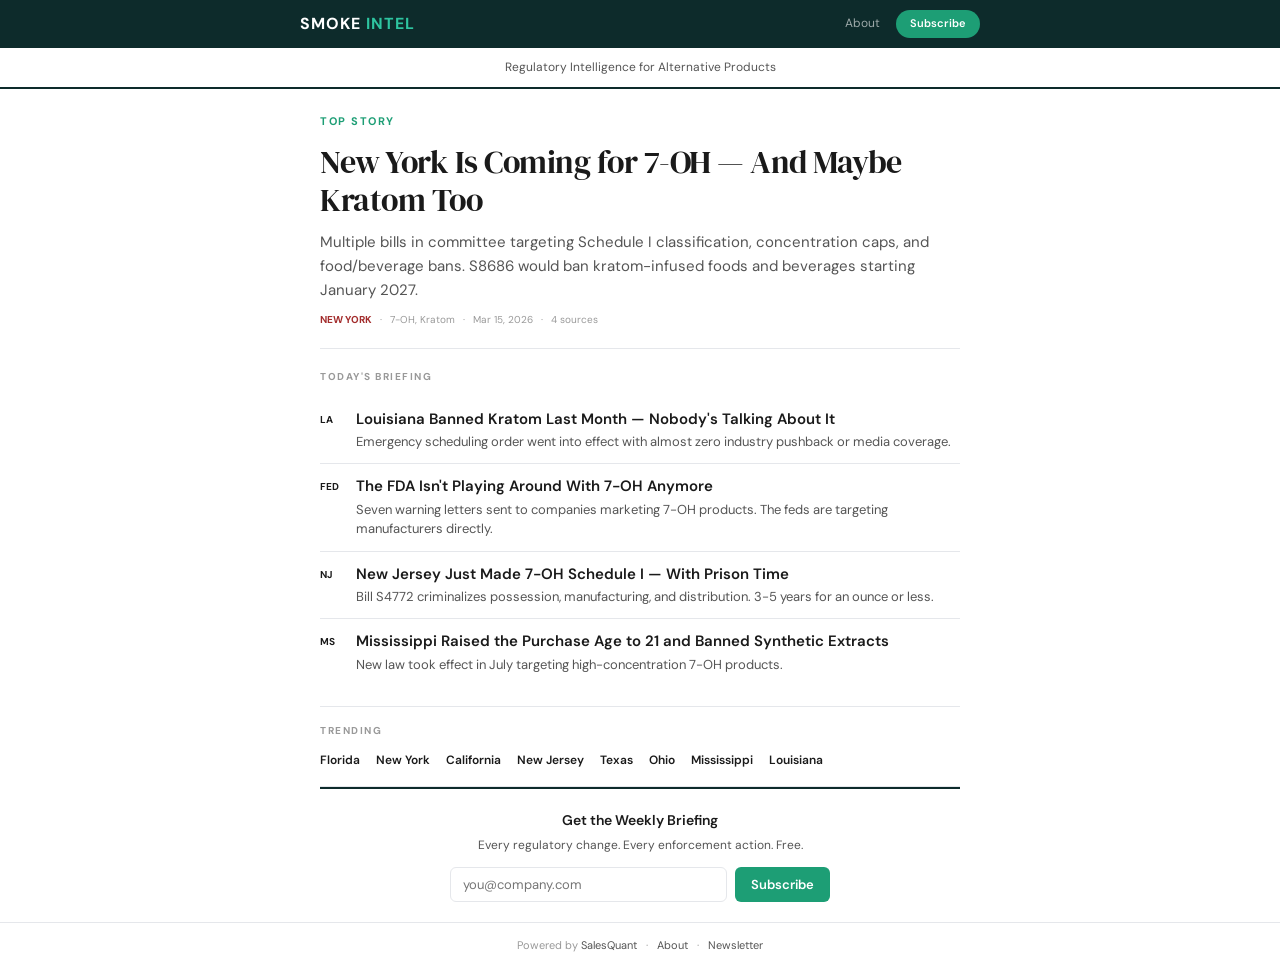
<file: index.html>
<!DOCTYPE html>
<html lang="en">
<head>
  <meta charset="UTF-8">
  <meta name="viewport" content="width=device-width, initial-scale=1.0">
  <title>Smoke Intel — Regulatory Intelligence for Alternative Products</title>
  <meta name="description" content="Free regulatory intelligence for the alternative products industry. Track kratom, 7-OH, delta-8, and more across all 50 states.">
  <link rel="stylesheet" href="assets/style.css">
</head>
<body>

<nav class="nav">
  <div class="nav-inner">
    <a href="/" class="nav-logo">SMOKE <span>INTEL</span></a>
    <button class="nav-toggle" onclick="document.querySelector('.nav-right').classList.toggle('open')" aria-label="Toggle menu">
      <span></span><span></span><span></span>
    </button>
    <div class="nav-right">
      <a href="/about.html" class="nav-link">About</a>
      <a href="#subscribe" class="nav-subscribe">Subscribe</a>
    </div>
  </div>
</nav>

<div class="masthead">Regulatory Intelligence for Alternative Products</div>

<main class="container">

  <!-- Featured story -->
  <div class="featured">
    <p class="section-label teal">Top Story</p>
    <h2><a href="/news/new-york-coming-for-7oh-kratom.html">New York Is Coming for 7-OH — And Maybe Kratom Too</a></h2>
    <p class="excerpt">Multiple bills in committee targeting Schedule I classification, concentration caps, and food/beverage bans. S8686 would ban kratom-infused foods and beverages starting January 2027.</p>
    <div class="meta-line">
      <span class="state-label red">NEW YORK</span>
      <span class="dot">&middot;</span>
      <span>7-OH, Kratom</span>
      <span class="dot">&middot;</span>
      <span>Mar 15, 2026</span>
      <span class="dot">&middot;</span>
      <span>4 sources</span>
    </div>
  </div>

  <!-- Briefing -->
  <div class="briefing-section">
    <p class="section-label">Today's Briefing</p>

    <div class="briefing-row">
      <span class="briefing-state red">LA</span>
      <div class="briefing-content">
        <h3><a href="#">Louisiana Banned Kratom Last Month — Nobody's Talking About It</a></h3>
        <p>Emergency scheduling order went into effect with almost zero industry pushback or media coverage.</p>
      </div>
    </div>

    <div class="briefing-row">
      <span class="briefing-state blue">FED</span>
      <div class="briefing-content">
        <h3><a href="#">The FDA Isn't Playing Around With 7-OH Anymore</a></h3>
        <p>Seven warning letters sent to companies marketing 7-OH products. The feds are targeting manufacturers directly.</p>
      </div>
    </div>

    <div class="briefing-row">
      <span class="briefing-state red">NJ</span>
      <div class="briefing-content">
        <h3><a href="#">New Jersey Just Made 7-OH Schedule I — With Prison Time</a></h3>
        <p>Bill S4772 criminalizes possession, manufacturing, and distribution. 3-5 years for an ounce or less.</p>
      </div>
    </div>

    <div class="briefing-row">
      <span class="briefing-state amber">MS</span>
      <div class="briefing-content">
        <h3><a href="#">Mississippi Raised the Purchase Age to 21 and Banned Synthetic Extracts</a></h3>
        <p>New law took effect in July targeting high-concentration 7-OH products.</p>
      </div>
    </div>
  </div>

  <!-- Trending -->
  <div class="trending-section">
    <p class="section-label">Trending</p>
    <div class="trending-states">
      <span class="red">Florida</span>
      <span class="red">New York</span>
      <span class="amber">California</span>
      <span class="amber">New Jersey</span>
      <span class="amber">Texas</span>
      <span class="green">Ohio</span>
      <span class="green">Mississippi</span>
      <span class="green">Louisiana</span>
    </div>
  </div>

  <!-- Newsletter -->
  <div class="newsletter" id="subscribe">
    <h3>Get the Weekly Briefing</h3>
    <p class="newsletter-sub">Every regulatory change. Every enforcement action. Free.</p>
    <form class="newsletter-form" onsubmit="return false;">
      <input type="email" placeholder="you@company.com" required>
      <button type="submit">Subscribe</button>
    </form>
  </div>

</main>

<footer class="footer">
  Powered by <a href="https://salesquant.co?from=smokeintel">SalesQuant</a>
  <span class="sep">&middot;</span>
  <a href="/about.html">About</a>
  <span class="sep">&middot;</span>
  <a href="#subscribe">Newsletter</a>
</footer>

</body>
</html>
</file>
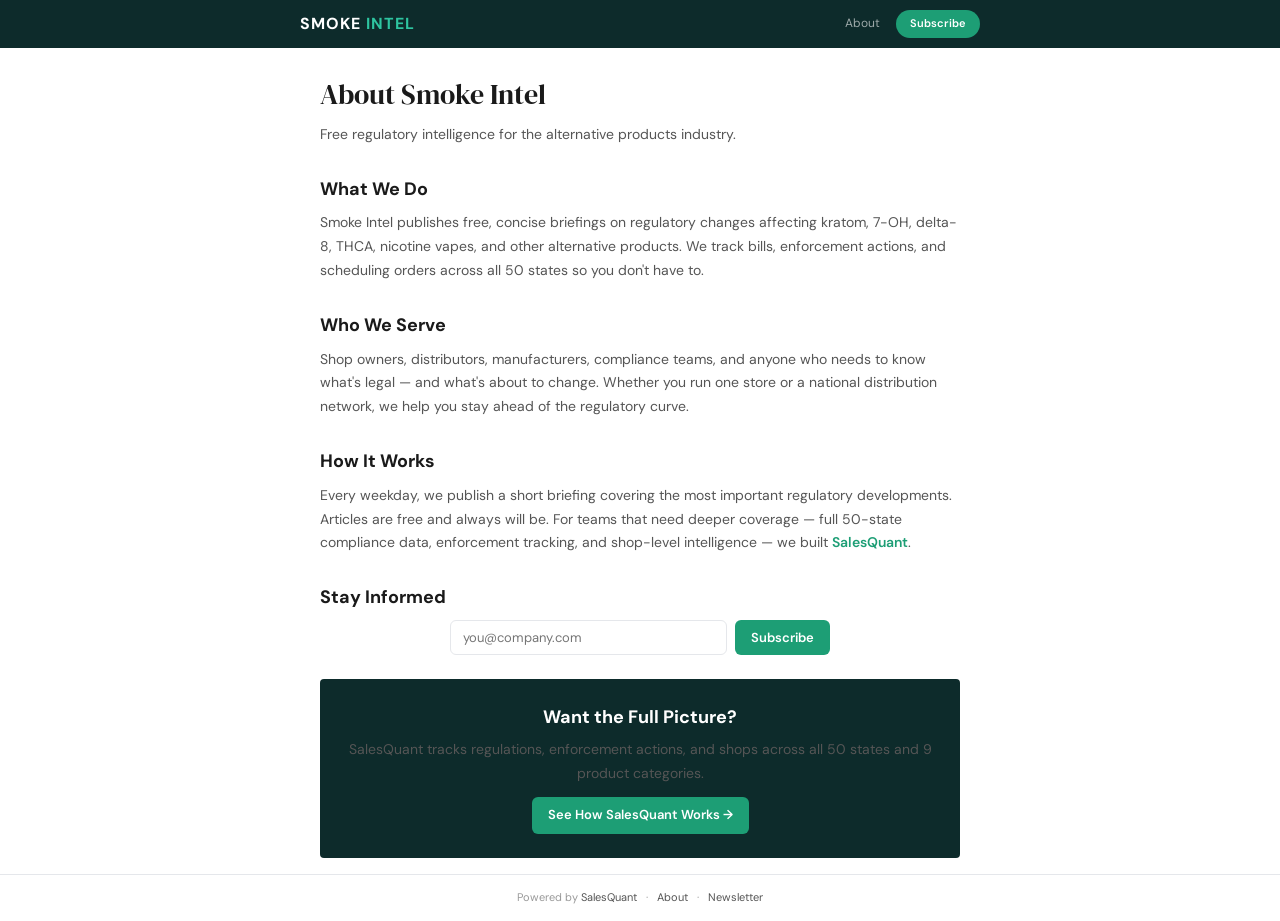
<file: about.html>
<!DOCTYPE html>
<html lang="en">
<head>
  <meta charset="UTF-8">
  <meta name="viewport" content="width=device-width, initial-scale=1.0">
  <title>About — Smoke Intel</title>
  <meta name="description" content="Free regulatory intelligence for the alternative products industry.">
  <link rel="stylesheet" href="assets/style.css">
</head>
<body>

<nav class="nav">
  <div class="nav-inner">
    <a href="/" class="nav-logo">SMOKE <span>INTEL</span></a>
    <button class="nav-toggle" onclick="document.querySelector('.nav-right').classList.toggle('open')" aria-label="Toggle menu">
      <span></span><span></span><span></span>
    </button>
    <div class="nav-right">
      <a href="/about.html" class="nav-link">About</a>
      <a href="/#subscribe" class="nav-subscribe">Subscribe</a>
    </div>
  </div>
</nav>

<main class="container about-content">

  <h1>About Smoke Intel</h1>
  <p class="about-subtitle">Free regulatory intelligence for the alternative products industry.</p>

  <h2>What We Do</h2>
  <p>Smoke Intel publishes free, concise briefings on regulatory changes affecting kratom, 7-OH, delta-8, THCA, nicotine vapes, and other alternative products. We track bills, enforcement actions, and scheduling orders across all 50 states so you don't have to.</p>

  <h2>Who We Serve</h2>
  <p>Shop owners, distributors, manufacturers, compliance teams, and anyone who needs to know what's legal — and what's about to change. Whether you run one store or a national distribution network, we help you stay ahead of the regulatory curve.</p>

  <h2>How It Works</h2>
  <p>Every weekday, we publish a short briefing covering the most important regulatory developments. Articles are free and always will be. For teams that need deeper coverage — full 50-state compliance data, enforcement tracking, and shop-level intelligence — we built <a href="https://salesquant.co?from=smokeintel&utm_source=smokeintel&utm_medium=about&utm_campaign=about" class="teal-link">SalesQuant</a>.</p>

  <h2>Stay Informed</h2>
  <form class="newsletter-form" onsubmit="return false;" style="margin-bottom: 24px;">
    <input type="email" placeholder="you@company.com" required>
    <button type="submit">Subscribe</button>
  </form>

  <div class="cta-block">
    <h3>Want the Full Picture?</h3>
    <p>SalesQuant tracks regulations, enforcement actions, and shops across all 50 states and 9 product categories.</p>
    <a href="https://salesquant.co?from=smokeintel&utm_source=smokeintel&utm_medium=about&utm_campaign=cta" class="btn-teal" style="display:inline-block;">See How SalesQuant Works &rarr;</a>
  </div>

</main>

<footer class="footer">
  Powered by <a href="https://salesquant.co?from=smokeintel">SalesQuant</a>
  <span class="sep">&middot;</span>
  <a href="/about.html">About</a>
  <span class="sep">&middot;</span>
  <a href="/#subscribe">Newsletter</a>
</footer>

</body>
</html>
</file>
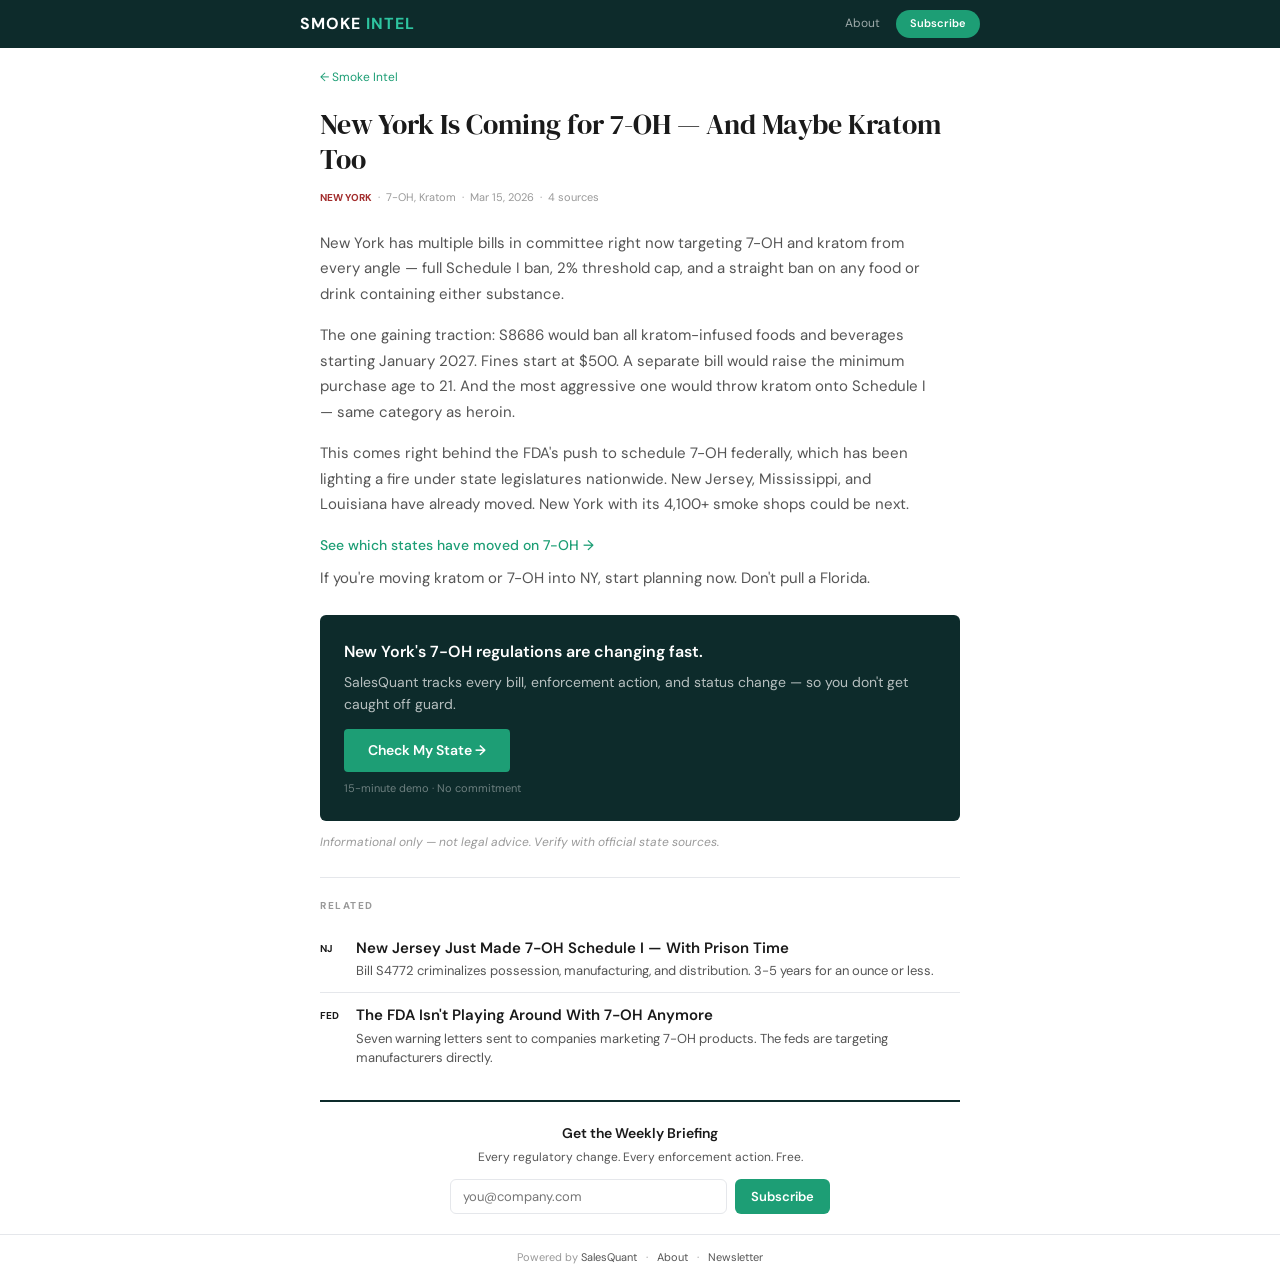
<file: news/new-york-coming-for-7oh-kratom.html>
<!DOCTYPE html>
<html lang="en">
<head>
  <meta charset="UTF-8">
  <meta name="viewport" content="width=device-width, initial-scale=1.0">
  <title>New York Is Coming for 7-OH — And Maybe Kratom Too — Smoke Intel</title>
  <meta name="description" content="New York has multiple bills targeting 7-OH and kratom — Schedule I ban, concentration caps, and food/beverage bans.">
  <link rel="stylesheet" href="../assets/style.css">
</head>
<body>

<nav class="nav">
  <div class="nav-inner">
    <a href="/" class="nav-logo">SMOKE <span>INTEL</span></a>
    <button class="nav-toggle" onclick="document.querySelector('.nav-right').classList.toggle('open')" aria-label="Toggle menu">
      <span></span><span></span><span></span>
    </button>
    <div class="nav-right">
      <a href="/about.html" class="nav-link">About</a>
      <a href="/#subscribe" class="nav-subscribe">Subscribe</a>
    </div>
  </div>
</nav>

<main class="container">

  <div class="breadcrumb">
    <a href="/">&larr; Smoke Intel</a>
  </div>

  <div class="article-header">
    <h1>New York Is Coming for 7-OH — And Maybe Kratom Too</h1>
    <div class="article-meta">
      <span class="state-label red">NEW YORK</span>
      <span class="dot">&middot;</span>
      <span>7-OH, Kratom</span>
      <span class="dot">&middot;</span>
      <span>Mar 15, 2026</span>
      <span class="dot">&middot;</span>
      <span>4 sources</span>
    </div>
  </div>

  <div class="article-body">
    <p>New York has multiple bills in committee right now targeting 7-OH and kratom from every angle — full Schedule I ban, 2% threshold cap, and a straight ban on any food or drink containing either substance.</p>

    <p>The one gaining traction: S8686 would ban all kratom-infused foods and beverages starting January 2027. Fines start at $500. A separate bill would raise the minimum purchase age to 21. And the most aggressive one would throw kratom onto Schedule I — same category as heroin.</p>

    <p>This comes right behind the FDA's push to schedule 7-OH federally, which has been lighting a fire under state legislatures nationwide. New Jersey, Mississippi, and Louisiana have already moved. New York with its 4,100+ smoke shops could be next.</p>

    <a href="https://salesquant.co?utm_source=smokeintel&utm_medium=article-inline&utm_campaign=ny-7oh-kratom" class="article-inline-cta">See which states have moved on 7-OH &rarr;</a>

    <p>If you're moving kratom or 7-OH into NY, start planning now. Don't pull a Florida.</p>
  </div>

  <div class="article-cta-block">
    <h4>New York's 7-OH regulations are changing fast.</h4>
    <p>SalesQuant tracks every bill, enforcement action, and status change — so you don't get caught off guard.</p>
    <a href="https://salesquant.co?utm_source=smokeintel&utm_medium=article&utm_campaign=ny-7oh-kratom" class="btn-teal">Check My State &rarr;</a>
    <div class="doubt-remover">15-minute demo &middot; No commitment</div>
  </div>

  <p class="disclaimer">Informational only — not legal advice. Verify with official state sources.</p>

  <!-- Related -->
  <div class="briefing-section" style="border-top: 1px solid var(--border); border-bottom: none;">
    <p class="section-label">Related</p>

    <div class="briefing-row">
      <span class="briefing-state red">NJ</span>
      <div class="briefing-content">
        <h3><a href="#">New Jersey Just Made 7-OH Schedule I — With Prison Time</a></h3>
        <p>Bill S4772 criminalizes possession, manufacturing, and distribution. 3-5 years for an ounce or less.</p>
      </div>
    </div>

    <div class="briefing-row">
      <span class="briefing-state blue">FED</span>
      <div class="briefing-content">
        <h3><a href="#">The FDA Isn't Playing Around With 7-OH Anymore</a></h3>
        <p>Seven warning letters sent to companies marketing 7-OH products. The feds are targeting manufacturers directly.</p>
      </div>
    </div>
  </div>

  <!-- Newsletter -->
  <div class="newsletter" id="subscribe">
    <h3>Get the Weekly Briefing</h3>
    <p class="newsletter-sub">Every regulatory change. Every enforcement action. Free.</p>
    <form class="newsletter-form" onsubmit="return false;">
      <input type="email" placeholder="you@company.com" required>
      <button type="submit">Subscribe</button>
    </form>
  </div>

</main>

<footer class="footer">
  Powered by <a href="https://salesquant.co?from=smokeintel">SalesQuant</a>
  <span class="sep">&middot;</span>
  <a href="/about.html">About</a>
  <span class="sep">&middot;</span>
  <a href="/#subscribe">Newsletter</a>
</footer>

</body>
</html>
</file>
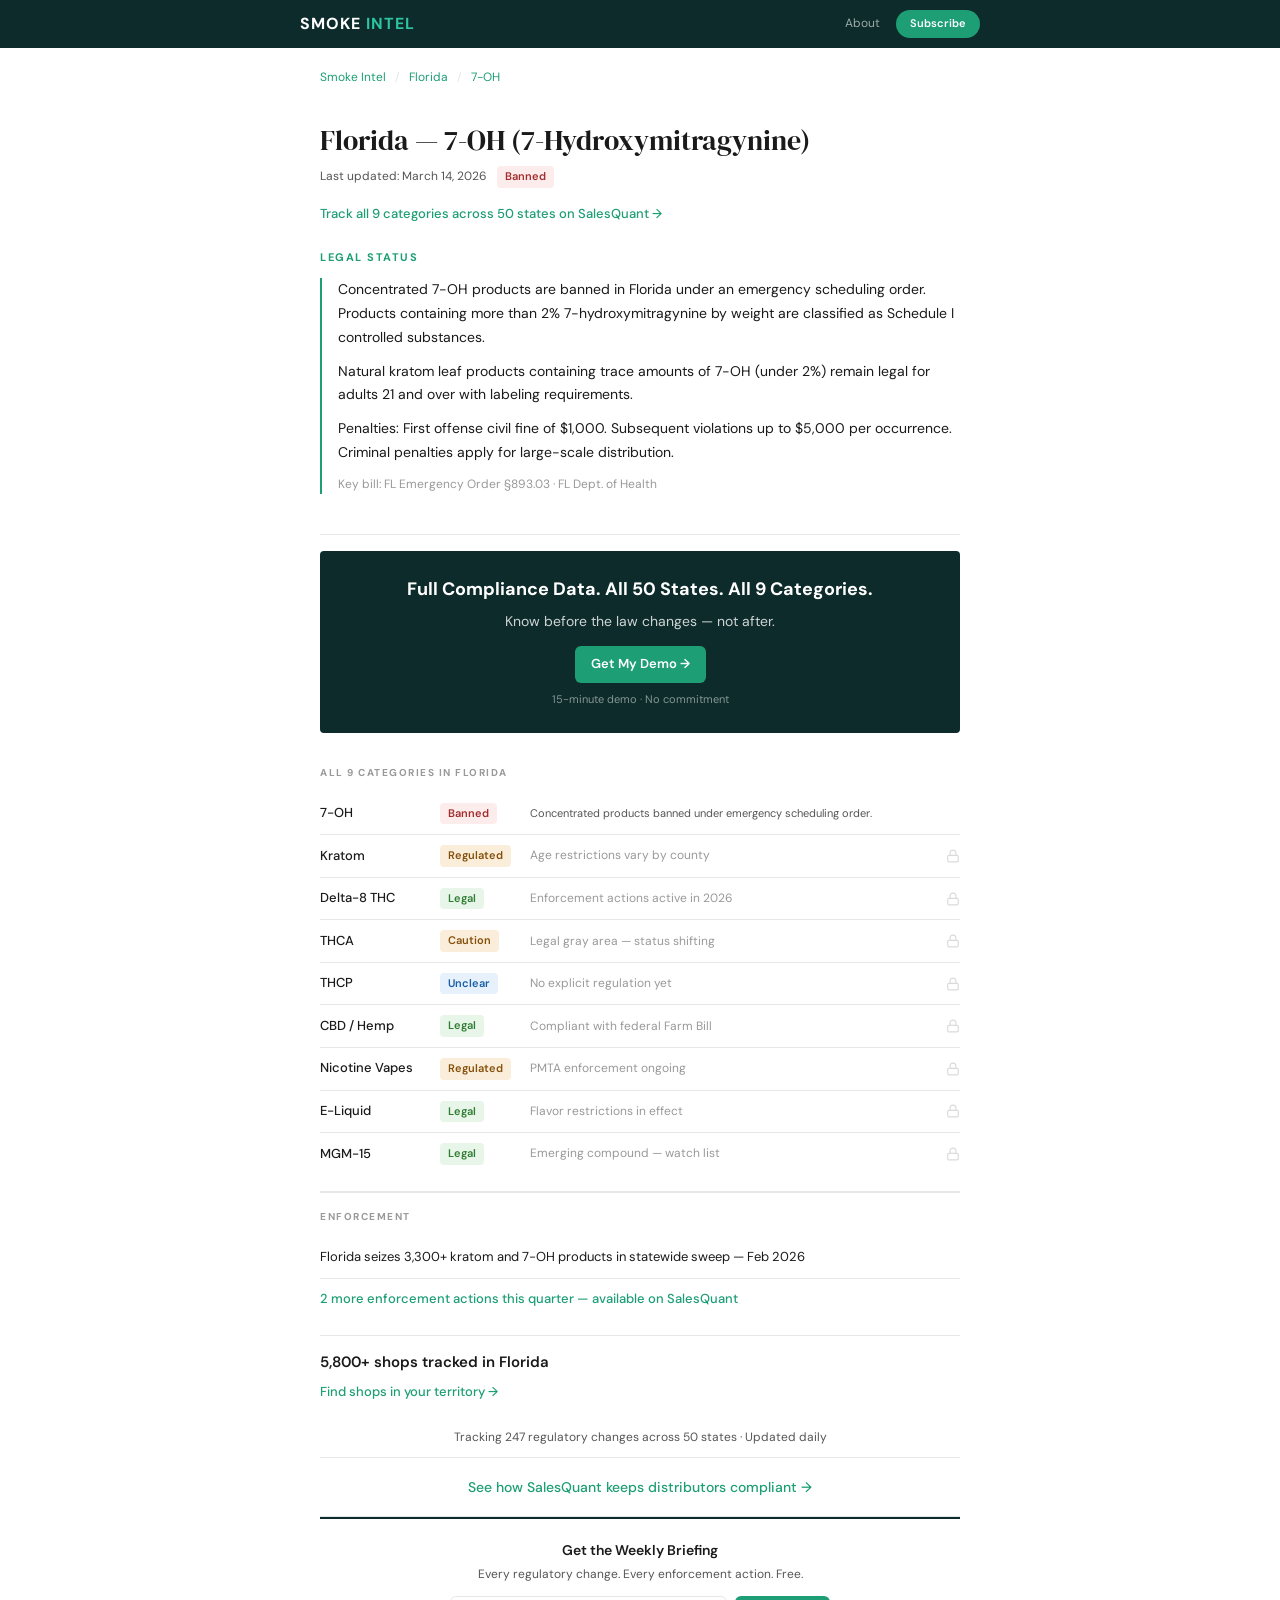
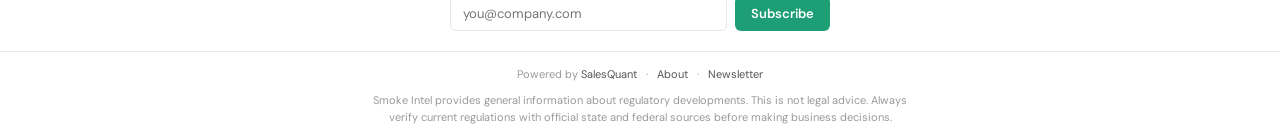
<file: compliance/florida/7-oh.html>
<!DOCTYPE html>
<html lang="en">
<head>
  <meta charset="UTF-8">
  <meta name="viewport" content="width=device-width, initial-scale=1.0">
  <title>Florida — 7-OH Compliance — Smoke Intel</title>
  <meta name="description" content="7-OH (7-Hydroxymitragynine) legal status in Florida. Concentrated products banned under emergency scheduling order.">
  <link rel="stylesheet" href="../../assets/style.css">
</head>
<body>

<nav class="nav">
  <div class="nav-inner">
    <a href="/" class="nav-logo">SMOKE <span>INTEL</span></a>
    <button class="nav-toggle" onclick="document.querySelector('.nav-right').classList.toggle('open')" aria-label="Toggle menu">
      <span></span><span></span><span></span>
    </button>
    <div class="nav-right">
      <a href="/about.html" class="nav-link">About</a>
      <a href="/#subscribe" class="nav-subscribe">Subscribe</a>
    </div>
  </div>
</nav>

<main class="container">

  <div class="breadcrumb">
    <a href="/">Smoke Intel</a>
    <span class="sep">/</span>
    <span>Florida</span>
    <span class="sep">/</span>
    <span>7-OH</span>
  </div>

  <div class="compliance-header">
    <h1>Florida — 7-OH (7-Hydroxymitragynine)</h1>
    <div class="compliance-header-meta">
      <span>Last updated: March 14, 2026</span>
      <span class="pill pill-banned">Banned</span>
    </div>
  </div>

  <!-- 1. Inline CTA above the fold -->
  <a href="https://salesquant.co?utm_source=smokeintel&utm_medium=compliance&utm_campaign=florida-7oh" class="inline-cta">Track all 9 categories across 50 states on SalesQuant &rarr;</a>

  <!-- Legal status -->
  <div style="padding-bottom: 20px; border-bottom: 1px solid var(--border);">
    <p class="section-label teal">Legal Status</p>
    <div class="legal-card">
      <p>Concentrated 7-OH products are banned in Florida under an emergency scheduling order. Products containing more than 2% 7-hydroxymitragynine by weight are classified as Schedule I controlled substances.</p>
      <p>Natural kratom leaf products containing trace amounts of 7-OH (under 2%) remain legal for adults 21 and over with labeling requirements.</p>
      <p>Penalties: First offense civil fine of $1,000. Subsequent violations up to $5,000 per occurrence. Criminal penalties apply for large-scale distribution.</p>
      <div class="source-bar">Key bill: FL Emergency Order &sect;893.03 &middot; FL Dept. of Health</div>
    </div>
  </div>

  <!-- 2. Dark CTA block -->
  <div class="cta-block">
    <h3>Full Compliance Data. All 50 States. All 9 Categories.</h3>
    <p>Know before the law changes — not after.</p>
    <a href="https://salesquant.co?utm_source=smokeintel&utm_medium=compliance&utm_campaign=florida-7oh" class="btn-teal" style="display:inline-block;">Get My Demo &rarr;</a>
    <div class="doubt-remover">15-minute demo &middot; No commitment</div>
  </div>

  <!-- 3. All 9 categories with curiosity-gap descriptions -->
  <div style="padding: 16px 0; border-bottom: 1px solid var(--border);">
    <p class="section-label">All 9 Categories in Florida</p>
    <div class="compliance-table">

      <div class="compliance-row free">
        <span class="compliance-category">7-OH</span>
        <span class="compliance-status"><span class="pill pill-banned">Banned</span></span>
        <span class="compliance-detail">Concentrated products banned under emergency scheduling order.</span>
      </div>

      <div class="compliance-row">
        <span class="compliance-category">Kratom</span>
        <span class="compliance-status"><span class="pill pill-regulated">Regulated</span></span>
        <span class="compliance-lock">Age restrictions vary by county <span class="lock-icon"></span></span>
      </div>

      <div class="compliance-row">
        <span class="compliance-category">Delta-8 THC</span>
        <span class="compliance-status"><span class="pill pill-legal">Legal</span></span>
        <span class="compliance-lock">Enforcement actions active in 2026 <span class="lock-icon"></span></span>
      </div>

      <div class="compliance-row">
        <span class="compliance-category">THCA</span>
        <span class="compliance-status"><span class="pill pill-caution">Caution</span></span>
        <span class="compliance-lock">Legal gray area — status shifting <span class="lock-icon"></span></span>
      </div>

      <div class="compliance-row">
        <span class="compliance-category">THCP</span>
        <span class="compliance-status"><span class="pill pill-unclear">Unclear</span></span>
        <span class="compliance-lock">No explicit regulation yet <span class="lock-icon"></span></span>
      </div>

      <div class="compliance-row">
        <span class="compliance-category">CBD / Hemp</span>
        <span class="compliance-status"><span class="pill pill-legal">Legal</span></span>
        <span class="compliance-lock">Compliant with federal Farm Bill <span class="lock-icon"></span></span>
      </div>

      <div class="compliance-row">
        <span class="compliance-category">Nicotine Vapes</span>
        <span class="compliance-status"><span class="pill pill-regulated">Regulated</span></span>
        <span class="compliance-lock">PMTA enforcement ongoing <span class="lock-icon"></span></span>
      </div>

      <div class="compliance-row">
        <span class="compliance-category">E-Liquid</span>
        <span class="compliance-status"><span class="pill pill-legal">Legal</span></span>
        <span class="compliance-lock">Flavor restrictions in effect <span class="lock-icon"></span></span>
      </div>

      <div class="compliance-row">
        <span class="compliance-category">MGM-15</span>
        <span class="compliance-status"><span class="pill pill-legal">Legal</span></span>
        <span class="compliance-lock">Emerging compound — watch list <span class="lock-icon"></span></span>
      </div>

    </div>
  </div>

  <!-- 4. Enforcement teaser -->
  <div class="enforcement-section" style="border-top: 1px solid var(--border);">
    <p class="section-label">Enforcement</p>
    <div class="enforcement-item">Florida seizes 3,300+ kratom and 7-OH products in statewide sweep — Feb 2026</div>
    <div style="padding: 10px 0; font-size: 13px;"><a href="https://salesquant.co?utm_source=smokeintel&utm_medium=compliance&utm_campaign=florida-enforcement" style="color: var(--teal-400); font-weight: 500;">2 more enforcement actions this quarter — available on SalesQuant</a></div>
  </div>

  <!-- 5. Shop count teaser -->
  <div style="border-top: 1px solid var(--border); padding: 14px 0;">
    <div style="font-size: 15px; font-weight: 600; margin-bottom: 4px;">5,800+ shops tracked in Florida</div>
    <a href="https://salesquant.co?utm_source=smokeintel&utm_medium=compliance&utm_campaign=florida-shops" style="font-size: 13px; color: var(--teal-400); font-weight: 500;">Find shops in your territory &rarr;</a>
  </div>

  <!-- 6. Live data signal -->
  <div class="tracker-bar">
    Tracking 247 regulatory changes across 50 states &middot; Updated daily
  </div>

  <!-- 7. Second CTA (inline) -->
  <div class="bottom-cta">
    <a href="https://salesquant.co?utm_source=smokeintel&utm_medium=compliance&utm_campaign=florida-bottom">See how SalesQuant keeps distributors compliant &rarr;</a>
  </div>

  <!-- Newsletter -->
  <div class="newsletter" id="subscribe">
    <h3>Get the Weekly Briefing</h3>
    <p class="newsletter-sub">Every regulatory change. Every enforcement action. Free.</p>
    <form class="newsletter-form" onsubmit="return false;">
      <input type="email" placeholder="you@company.com" required>
      <button type="submit">Subscribe</button>
    </form>
  </div>

</main>

<footer class="footer">
  Powered by <a href="https://salesquant.co?from=smokeintel">SalesQuant</a>
  <span class="sep">&middot;</span>
  <a href="/about.html">About</a>
  <span class="sep">&middot;</span>
  <a href="/#subscribe">Newsletter</a>
  <p class="footer-disclaimer">Smoke Intel provides general information about regulatory developments. This is not legal advice. Always verify current regulations with official state and federal sources before making business decisions.</p>
</footer>

</body>
</html>
</file>
<file: assets/style.css>
@import url('https://fonts.googleapis.com/css2?family=DM+Sans:ital,opsz,wght@0,9..40,400;0,9..40,500;0,9..40,600;0,9..40,700;1,9..40,400&family=DM+Serif+Display&display=swap');

/* ── Variables ── */
:root {
  --teal-nav: #0D2B2B;
  --teal-bright: #2EC4A0;
  --teal-400: #1D9E75;
  --teal-600: #0F6E56;
  --teal-50: #E1F5EE;

  --red: #A32D2D;
  --blue: #185FA5;
  --amber: #854F0B;
  --green: #2E7D32;

  --status-banned-bg: #FDECEC;
  --status-banned: #A32D2D;
  --status-regulated-bg: #FAEEDA;
  --status-regulated: #854F0B;
  --status-legal-bg: #E8F5E9;
  --status-legal: #2E7D32;
  --status-unclear-bg: #E6F1FB;
  --status-unclear: #185FA5;

  --text-primary: #1A1A1A;
  --text-secondary: #555;
  --text-tertiary: #999;

  --border: #E5E7EB;
  --max-width: 680px;
  --nav-height: 48px;
}

/* ── Reset ── */
*, *::before, *::after { box-sizing: border-box; margin: 0; padding: 0; }

body {
  font-family: 'DM Sans', sans-serif;
  color: var(--text-primary);
  background: #fff;
  line-height: 1.6;
  -webkit-font-smoothing: antialiased;
}

a { color: inherit; text-decoration: none; }

/* ── Nav ── */
.nav {
  position: sticky;
  top: 0;
  z-index: 100;
  background: var(--teal-nav);
  height: var(--nav-height);
  display: flex;
  align-items: center;
  padding: 0 20px;
}

.nav-inner {
  max-width: var(--max-width);
  width: 100%;
  margin: 0 auto;
  display: flex;
  align-items: center;
  justify-content: space-between;
}

.nav-logo {
  font-size: 16px;
  font-weight: 700;
  letter-spacing: 1px;
  color: #fff;
}

.nav-logo span { color: var(--teal-bright); }

.nav-right {
  display: flex;
  align-items: center;
  gap: 16px;
}

.nav-right a.nav-link {
  color: rgba(255,255,255,.6);
  font-size: 12px;
  font-weight: 400;
  transition: color .2s;
}

.nav-right a.nav-link:hover { color: #fff; }

.nav-subscribe {
  background: var(--teal-400);
  color: #fff;
  padding: 5px 14px;
  border-radius: 99px;
  font-size: 11px;
  font-weight: 600;
  transition: background .2s;
}

.nav-subscribe:hover { background: var(--teal-600); }

/* Mobile nav toggle */
.nav-toggle {
  display: none;
  background: none;
  border: none;
  cursor: pointer;
  padding: 4px;
}

.nav-toggle span {
  display: block;
  width: 20px;
  height: 2px;
  background: #fff;
  margin: 4px 0;
}

/* ── Layout ── */
.container {
  max-width: var(--max-width);
  margin: 0 auto;
  padding: 0 20px;
}

/* ── Masthead ── */
.masthead {
  text-align: center;
  padding: 10px 0;
  border-bottom: 2px solid var(--teal-nav);
  font-size: 12px;
  color: var(--text-secondary);
  font-weight: 400;
}

/* ── Section labels ── */
.section-label {
  font-size: 10px;
  font-weight: 700;
  text-transform: uppercase;
  letter-spacing: 1.5px;
  color: var(--text-tertiary);
  margin-bottom: 12px;
}

.section-label.teal {
  color: var(--teal-400);
  font-size: 11px;
}

/* ── Featured story ── */
.featured {
  padding: 24px 0 20px;
  border-bottom: 1px solid var(--border);
  opacity: 0;
  animation: fadeUp .5s ease forwards;
}

.featured h2 {
  font-family: 'DM Serif Display', serif;
  font-size: 32px;
  font-weight: 400;
  line-height: 1.2;
  letter-spacing: -0.5px;
  margin-bottom: 10px;
}

.featured h2 a:hover { color: var(--teal-400); }

.featured .excerpt {
  font-size: 15px;
  color: var(--text-secondary);
  line-height: 1.6;
  margin-bottom: 10px;
}

.meta-line {
  display: flex;
  align-items: center;
  gap: 6px;
  flex-wrap: wrap;
  font-size: 10px;
  color: var(--text-tertiary);
}

.meta-line .dot { margin: 0 2px; }

.state-label {
  font-size: 10px;
  font-weight: 700;
  text-transform: uppercase;
}

.state-label.red { color: var(--red); }
.state-label.blue { color: var(--blue); }
.state-label.amber { color: var(--amber); }
.state-label.green { color: var(--green); }

@keyframes fadeUp {
  from { opacity: 0; transform: translateY(12px); }
  to { opacity: 1; transform: translateY(0); }
}

/* ── Briefing rows ── */
.briefing-section {
  padding: 20px 0;
  border-bottom: 1px solid var(--border);
}

.briefing-row {
  display: flex;
  gap: 12px;
  padding: 12px 0;
  border-bottom: 1px solid var(--border);
}

.briefing-row:last-child { border-bottom: none; }

.briefing-state {
  font-size: 10px;
  font-weight: 700;
  text-transform: uppercase;
  min-width: 24px;
  padding-top: 3px;
  flex-shrink: 0;
}

.briefing-content { flex: 1; }

.briefing-content h3 {
  font-size: 15px;
  font-weight: 600;
  line-height: 1.35;
  margin-bottom: 3px;
}

.briefing-content h3 a:hover { color: var(--teal-400); }

.briefing-content p {
  font-size: 13px;
  color: var(--text-secondary);
  line-height: 1.5;
}

/* ── Trending ── */
.trending-section {
  padding: 16px 0;
  border-bottom: 1px solid var(--border);
}

.trending-states {
  display: flex;
  flex-wrap: wrap;
  gap: 0;
}

.trending-states span {
  font-size: 12px;
  font-weight: 600;
  padding-right: 16px;
}

/* ── Newsletter ── */
.newsletter {
  border-top: 2px solid var(--teal-nav);
  padding: 20px 0;
  text-align: center;
}

.newsletter h3 {
  font-size: 14px;
  font-weight: 600;
  margin-bottom: 4px;
}

.newsletter .newsletter-sub {
  font-size: 12px;
  color: var(--text-secondary);
  margin-bottom: 12px;
}

.newsletter-form {
  display: flex;
  gap: 8px;
  max-width: 380px;
  margin: 0 auto;
}

.newsletter-form input[type="email"] {
  flex: 1;
  padding: 8px 12px;
  border: 1px solid var(--border);
  border-radius: 6px;
  font-family: 'DM Sans', sans-serif;
  font-size: 13px;
  outline: none;
  transition: border-color .2s;
}

.newsletter-form input[type="email"]:focus {
  border-color: var(--teal-400);
}

.newsletter-form button,
.btn-teal {
  background: var(--teal-400);
  color: #fff;
  border: none;
  padding: 8px 16px;
  border-radius: 6px;
  font-family: 'DM Sans', sans-serif;
  font-size: 13px;
  font-weight: 600;
  cursor: pointer;
  transition: background .2s;
  white-space: nowrap;
}

.newsletter-form button:hover,
.btn-teal:hover {
  background: var(--teal-600);
}

/* ── Footer ── */
.footer {
  border-top: 1px solid var(--border);
  padding: 14px 20px;
  text-align: center;
  font-size: 11px;
  color: var(--text-tertiary);
}

.footer a {
  color: var(--text-secondary);
  transition: color .2s;
}

.footer a:hover { color: var(--teal-400); }
.footer .sep { margin: 0 6px; }

.footer-disclaimer {
  margin-top: 8px;
  font-size: 11px;
  color: var(--text-tertiary);
  max-width: 540px;
  margin-left: auto;
  margin-right: auto;
  line-height: 1.5;
}

/* ── Article page ── */
.breadcrumb {
  font-size: 12px;
  color: var(--teal-400);
  padding-top: 20px;
  margin-bottom: 20px;
}

.breadcrumb a {
  color: var(--teal-400);
  transition: color .2s;
}

.breadcrumb a:hover { color: var(--teal-600); }

.breadcrumb .sep {
  margin: 0 6px;
  color: var(--border);
}

.article-header h1 {
  font-family: 'DM Serif Display', serif;
  font-size: 28px;
  font-weight: 400;
  line-height: 1.25;
  margin-bottom: 12px;
}

.article-meta {
  display: flex;
  align-items: center;
  gap: 6px;
  flex-wrap: wrap;
  margin-bottom: 24px;
  font-size: 11px;
  color: var(--text-tertiary);
}

.article-body {
  font-size: 15px;
  line-height: 1.7;
  color: var(--text-secondary);
  max-width: 620px;
}

.article-body p { margin-bottom: 16px; }

.article-cta-block {
  background: var(--teal-nav);
  border: none;
  border-radius: 6px;
  padding: 24px;
  margin: 24px 0 12px;
}

.article-cta-block h4 {
  color: #fff;
  font-size: 16px;
  font-weight: 600;
  margin-bottom: 6px;
}

.article-cta-block p {
  color: rgba(255,255,255,.7);
  font-size: 14px;
  margin-bottom: 14px;
}

.article-cta-block .btn-teal {
  display: inline-block;
  padding: 10px 24px;
  border-radius: 4px;
  font-size: 14px;
}

.article-cta-block .doubt-remover {
  font-size: 11px;
  color: rgba(255,255,255,.4);
  margin-top: 8px;
}

.article-inline-cta {
  display: block;
  color: var(--teal-400);
  font-weight: 500;
  font-size: 14px;
  margin: 8px 0;
}

.article-inline-cta:hover { color: var(--teal-600); }

.disclaimer {
  font-size: 12px;
  color: var(--text-tertiary);
  font-style: italic;
  margin-bottom: 24px;
}

/* ── Compliance page ── */
.compliance-header {
  padding-top: 16px;
  margin-bottom: 16px;
}

.compliance-header h1 {
  font-family: 'DM Serif Display', serif;
  font-size: 28px;
  font-weight: 400;
  line-height: 1.25;
  margin-bottom: 8px;
}

.compliance-header-meta {
  display: flex;
  align-items: center;
  gap: 10px;
  font-size: 12px;
  color: var(--text-secondary);
}

/* Status pills */
.pill {
  display: inline-block;
  padding: 2px 8px;
  border-radius: 4px;
  font-size: 11px;
  font-weight: 600;
}

.pill-banned { background: var(--status-banned-bg); color: var(--status-banned); }
.pill-regulated { background: var(--status-regulated-bg); color: var(--status-regulated); }
.pill-caution { background: var(--status-regulated-bg); color: var(--status-regulated); }
.pill-legal { background: var(--status-legal-bg); color: var(--status-legal); }
.pill-unclear { background: var(--status-unclear-bg); color: var(--status-unclear); }

/* Legal status section */
.legal-card {
  border: none;
  border-left: 2px solid var(--teal-400);
  padding: 0 0 0 16px;
  margin-bottom: 20px;
}

.legal-card-label {
  font-size: 11px;
  font-weight: 700;
  text-transform: uppercase;
  letter-spacing: 1.5px;
  color: var(--teal-400);
  margin-bottom: 12px;
}

.legal-card p {
  font-size: 14px;
  line-height: 1.7;
  color: var(--text-primary);
  margin-bottom: 10px;
}

.legal-card p:last-of-type { margin-bottom: 0; }

.source-bar {
  margin-top: 10px;
  font-size: 12px;
  color: var(--text-tertiary);
}

/* CTA block */
.cta-block {
  background: var(--teal-nav);
  border: none;
  border-radius: 4px;
  padding: 24px 20px;
  text-align: center;
  margin: 16px 0;
}

.cta-block h3 {
  font-size: 18px;
  font-weight: 700;
  margin-bottom: 6px;
  color: #fff;
}

.cta-block p {
  color: rgba(255,255,255,.8);
  font-size: 14px;
  margin-bottom: 14px;
}

.cta-block .doubt-remover {
  font-size: 11px;
  color: rgba(255,255,255,.5);
  margin-top: 8px;
}

/* Inline CTA link */
.inline-cta {
  font-size: 13px;
  color: var(--teal-400);
  font-weight: 500;
  margin-bottom: 24px;
  display: block;
}

.inline-cta:hover { color: var(--teal-600); }

/* Bottom CTA link */
.bottom-cta {
  text-align: center;
  padding: 16px 0;
  border-bottom: 1px solid var(--border);
}

.bottom-cta a {
  font-size: 14px;
  color: var(--teal-400);
  font-weight: 500;
}

.bottom-cta a:hover { color: var(--teal-600); }

/* Compliance table */
.compliance-table {
  display: flex;
  flex-direction: column;
}

.compliance-row {
  display: flex;
  align-items: center;
  gap: 10px;
  padding: 10px 0;
  border-bottom: 1px solid var(--border);
  font-size: 13px;
}

.compliance-row:last-child { border-bottom: none; }

.compliance-row.free { background: none; }

.compliance-category {
  font-weight: 500;
  min-width: 110px;
  font-size: 13px;
}

.compliance-status { min-width: 80px; }

.compliance-detail {
  flex: 1;
  color: var(--text-secondary);
  font-size: 11px;
}

.compliance-lock {
  color: var(--text-tertiary);
  font-size: 12px;
  display: flex;
  align-items: center;
  gap: 4px;
  flex: 1;
}

.lock-icon {
  display: inline-block;
  width: 14px;
  height: 14px;
  margin-left: auto;
  flex-shrink: 0;
  opacity: 0.35;
  background-image: url("data:image/svg+xml,%3Csvg xmlns='http://www.w3.org/2000/svg' viewBox='0 0 24 24' fill='none' stroke='%23999' stroke-width='2' stroke-linecap='round' stroke-linejoin='round'%3E%3Crect x='3' y='11' width='18' height='11' rx='2' ry='2'/%3E%3Cpath d='M7 11V7a5 5 0 0 1 10 0v4'/%3E%3C/svg%3E");
  background-size: contain;
  background-repeat: no-repeat;
}

/* Enforcement */
.enforcement-section { padding: 16px 0; }

.enforcement-item {
  padding: 10px 0;
  font-size: 13px;
  border-bottom: 1px solid var(--border);
}

.enforcement-locked {
  font-size: 12px;
  color: var(--text-tertiary);
  padding: 10px 0;
}

/* Shop teaser */
.shop-teaser {
  display: flex;
  align-items: center;
  justify-content: space-between;
  padding: 12px 0;
  font-size: 13px;
  border-bottom: 1px solid var(--border);
}

.shop-teaser strong { font-weight: 600; }

.shop-teaser a {
  color: var(--teal-400);
  font-weight: 600;
  font-size: 13px;
}

.shop-teaser a:hover { color: var(--teal-600); }

/* Tracker bar */
.tracker-bar {
  text-align: center;
  padding: 10px 20px;
  font-size: 12px;
  color: var(--text-secondary);
  border-bottom: 1px solid var(--border);
}

/* ── About page ── */
.about-content { padding-top: 24px; }

.about-content h1 {
  font-family: 'DM Serif Display', serif;
  font-size: 28px;
  font-weight: 400;
  margin-bottom: 6px;
}

.about-subtitle {
  color: var(--text-secondary);
  font-size: 15px;
  margin-bottom: 28px;
}

.about-content h2 {
  font-size: 18px;
  font-weight: 700;
  margin-top: 28px;
  margin-bottom: 8px;
}

.about-content p {
  font-size: 14px;
  line-height: 1.7;
  color: var(--text-secondary);
  margin-bottom: 12px;
}

.about-content a.teal-link {
  color: var(--teal-400);
  font-weight: 600;
  transition: color .2s;
}

.about-content a.teal-link:hover { color: var(--teal-600); }

/* ── Mobile ── */
@media (max-width: 600px) {
  .nav { padding: 0 16px; }

  .nav-right {
    display: none;
    position: absolute;
    top: var(--nav-height);
    left: 0;
    right: 0;
    background: var(--teal-nav);
    flex-direction: column;
    padding: 12px 20px;
    gap: 12px;
  }

  .nav-right.open { display: flex; }
  .nav-toggle { display: block; }

  .featured h2 { font-size: 24px; }

  .newsletter-form { flex-direction: column; }

  .article-header h1 { font-size: 22px; }

  .compliance-row {
    flex-direction: column;
    align-items: flex-start;
    gap: 4px;
  }

  .compliance-category { min-width: auto; }
  .compliance-status { min-width: auto; }

  .shop-teaser {
    flex-direction: column;
    gap: 8px;
    text-align: center;
  }

  .trending-states span { padding-right: 12px; }
}
</file>
